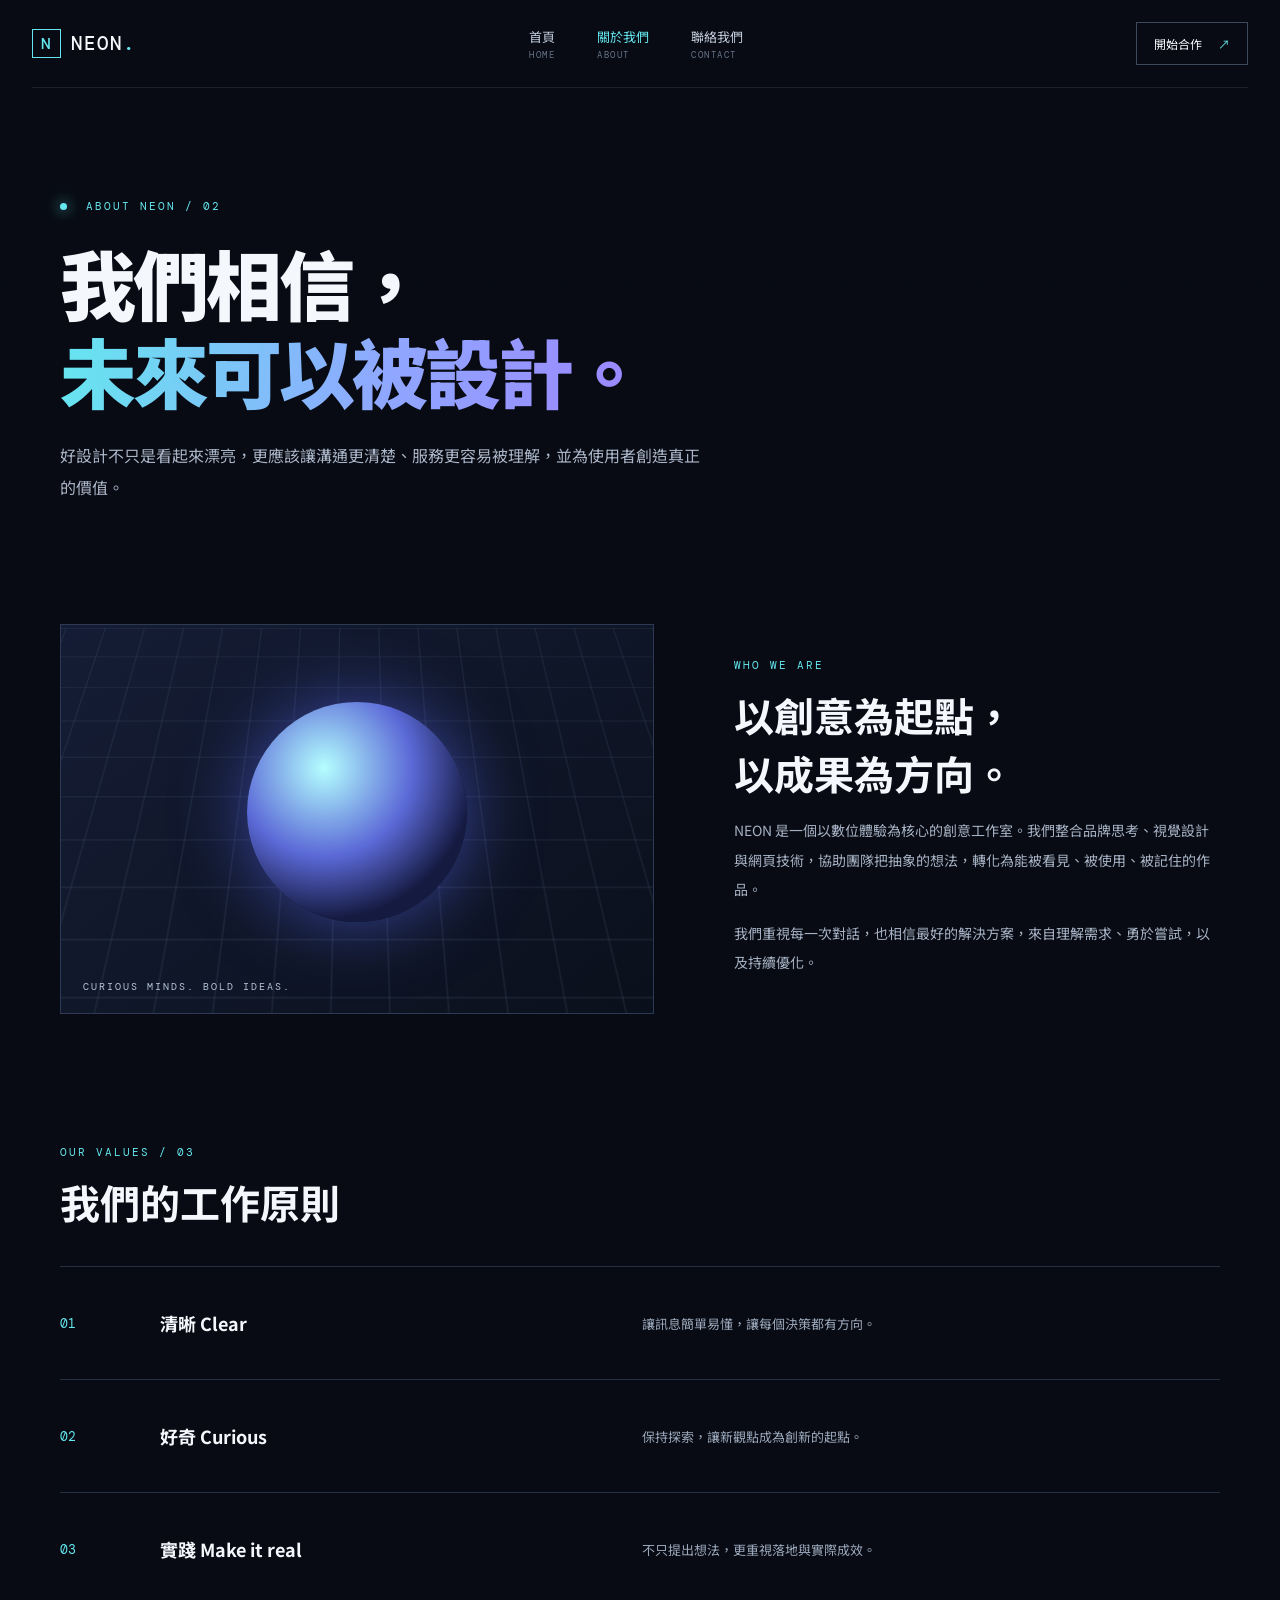
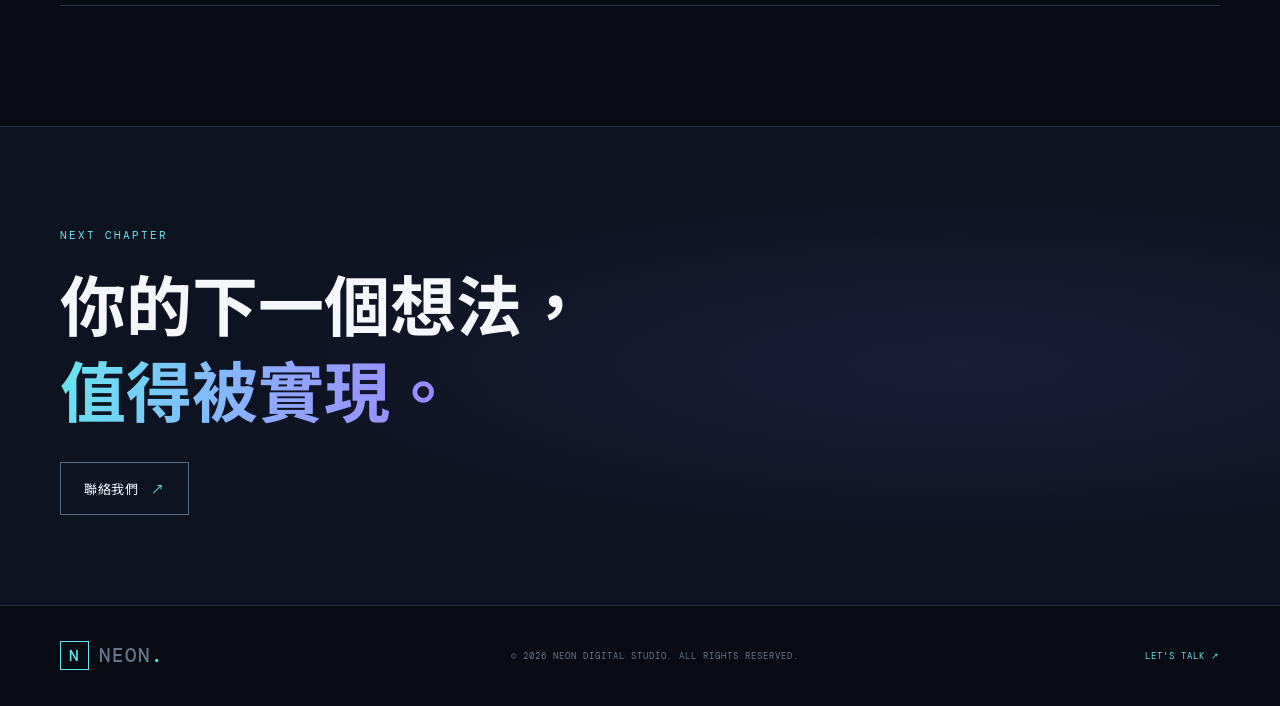
<file: about.html>
<!DOCTYPE html>
<html lang="zh-Hant"><head><meta charset="UTF-8"><meta name="viewport" content="width=device-width, initial-scale=1"><title>關於我們｜NEON</title><link href="https://fonts.googleapis.com/css2?family=DM+Mono:wght@400;500&family=Noto+Sans+TC:wght@400;500;700;900&display=swap" rel="stylesheet"><link rel="stylesheet" href="style.css"></head>
<body><header class="site-header"><a class="brand" href="index.html"><span class="brand-mark">N</span> NEON<span class="brand-dot">.</span></a><button class="menu-toggle" aria-label="開啟選單">☰</button><nav><a href="index.html">首頁 <small>HOME</small></a><a class="active" href="about.html">關於我們 <small>ABOUT</small></a><a href="contact.html">聯絡我們 <small>CONTACT</small></a></nav><a class="header-cta" href="contact.html">開始合作 <span>↗</span></a></header>
<main><section class="page-hero wrap"><p class="eyebrow"><i></i> ABOUT NEON / 02</p><h1>我們相信，<br><span class="gradient-text">未來可以被設計。</span></h1><p class="lead">好設計不只是看起來漂亮，更應該讓溝通更清楚、服務更容易被理解，並為使用者創造真正的價值。</p></section>
<section class="about-visual wrap"><div class="visual-panel"><div class="visual-grid"></div><div class="visual-orb"></div><span class="visual-caption">CURIOUS MINDS. BOLD IDEAS.</span></div><div class="about-copy"><p class="eyebrow">WHO WE ARE</p><h2>以創意為起點，<br>以成果為方向。</h2><p>NEON 是一個以數位體驗為核心的創意工作室。我們整合品牌思考、視覺設計與網頁技術，協助團隊把抽象的想法，轉化為能被看見、被使用、被記住的作品。</p><p>我們重視每一次對話，也相信最好的解決方案，來自理解需求、勇於嘗試，以及持續優化。</p></div></section>
<section class="values wrap"><p class="eyebrow">OUR VALUES / 03</p><h2>我們的工作原則</h2><div class="value-list"><div><b>01</b><h3>清晰 Clear</h3><p>讓訊息簡單易懂，讓每個決策都有方向。</p></div><div><b>02</b><h3>好奇 Curious</h3><p>保持探索，讓新觀點成為創新的起點。</p></div><div><b>03</b><h3>實踐 Make it real</h3><p>不只提出想法，更重視落地與實際成效。</p></div></div></section>
<section class="statement"><div class="wrap statement-inner"><p class="eyebrow">NEXT CHAPTER</p><h2>你的下一個想法，<br><span class="gradient-text">值得被實現。</span></h2><a class="button button-outline" href="contact.html">聯絡我們 <span>↗</span></a></div></section></main>
<footer class="footer wrap"><a class="brand" href="index.html"><span class="brand-mark">N</span> NEON<span class="brand-dot">.</span></a><span>© 2026 NEON DIGITAL STUDIO. ALL RIGHTS RESERVED.</span><a href="contact.html">LET'S TALK ↗</a></footer><script src="script.js"></script></body></html>
</file>
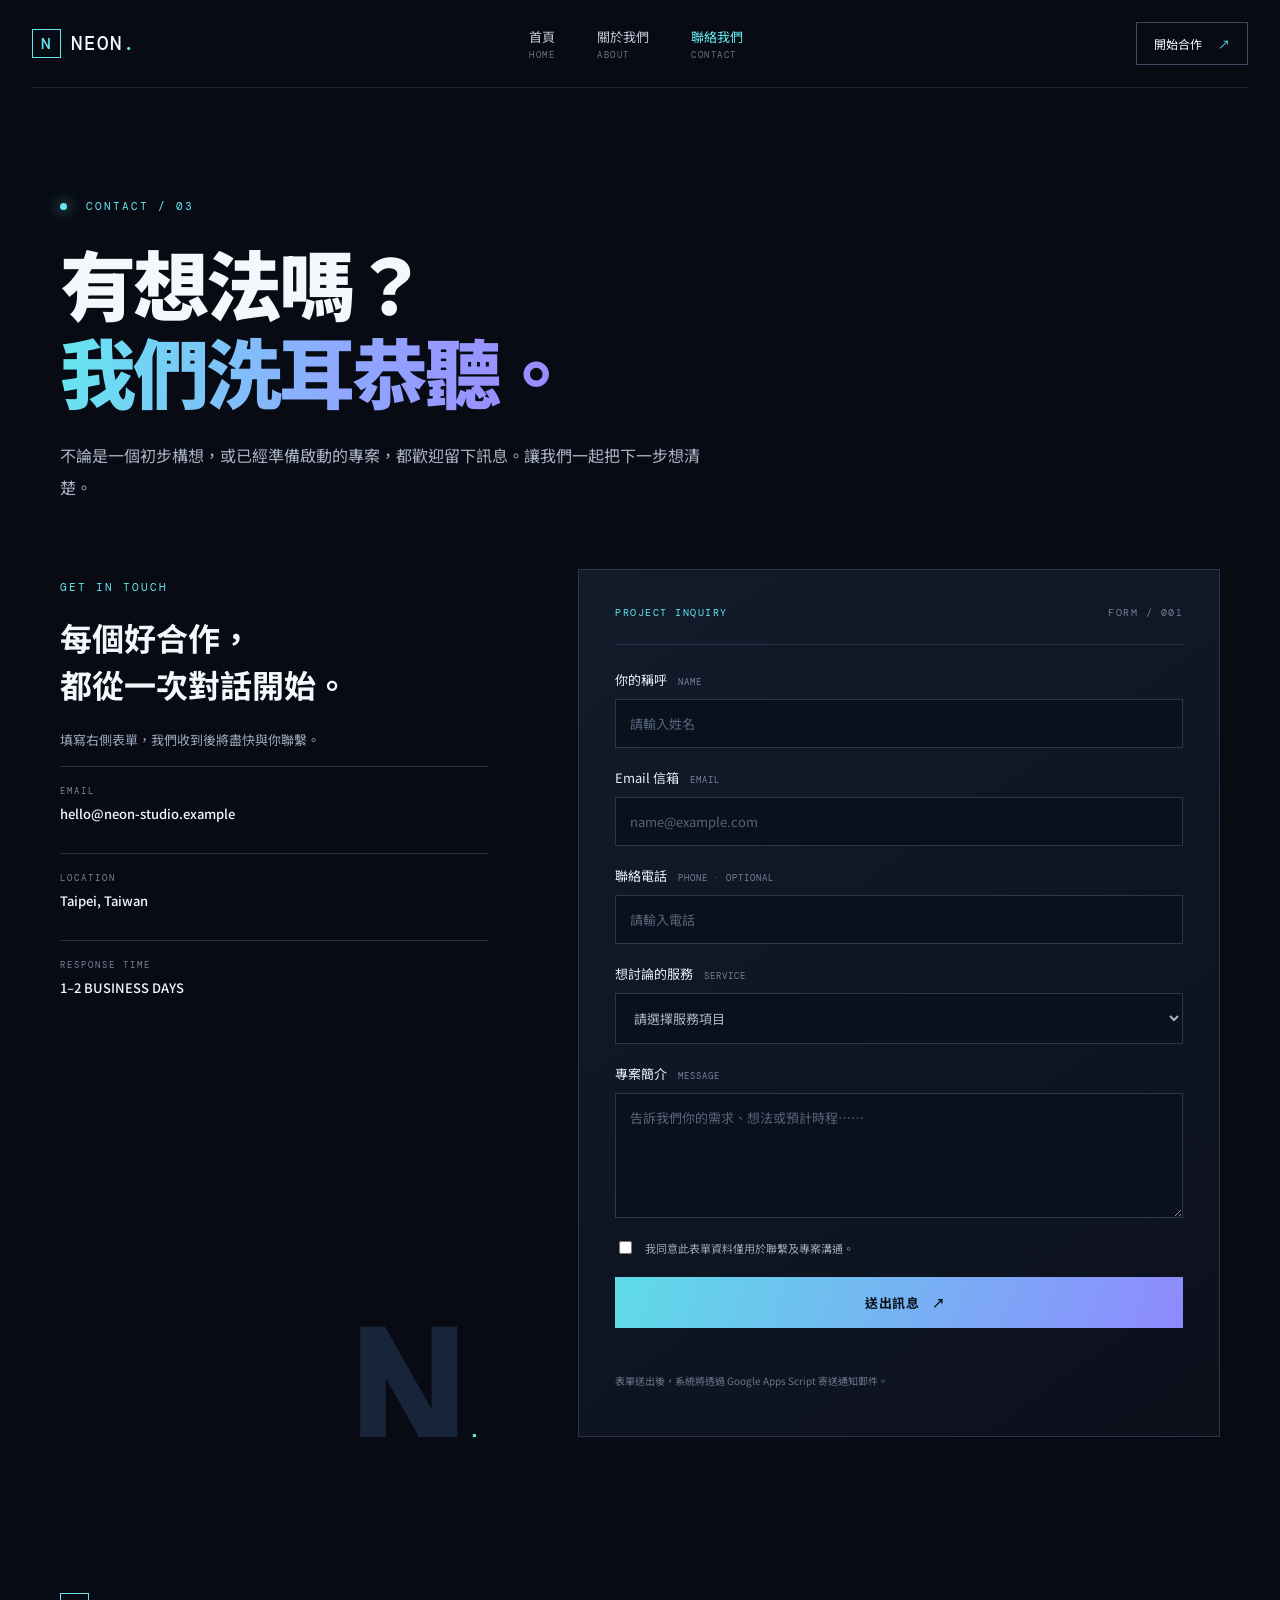
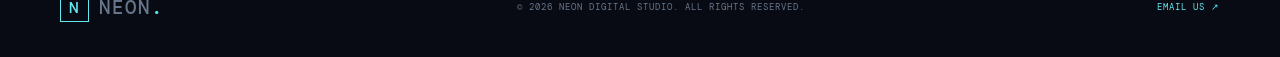
<file: contact.html>
<!DOCTYPE html>
<html lang="zh-Hant"><head><meta charset="UTF-8"><meta name="viewport" content="width=device-width, initial-scale=1"><title>聯絡我們｜NEON</title><meta name="description" content="與 NEON 聯絡，聊聊你的下一個數位想法。"><link href="https://fonts.googleapis.com/css2?family=DM+Mono:wght@400;500&family=Noto+Sans+TC:wght@400;500;700;900&display=swap" rel="stylesheet"><link rel="stylesheet" href="style.css"></head>
<body><header class="site-header"><a class="brand" href="index.html"><span class="brand-mark">N</span> NEON<span class="brand-dot">.</span></a><button class="menu-toggle" aria-label="開啟選單">☰</button><nav><a href="index.html">首頁 <small>HOME</small></a><a href="about.html">關於我們 <small>ABOUT</small></a><a class="active" href="contact.html">聯絡我們 <small>CONTACT</small></a></nav><a class="header-cta" href="contact.html">開始合作 <span>↗</span></a></header>
<main><section class="page-hero contact-hero wrap"><p class="eyebrow"><i></i> CONTACT / 03</p><h1>有想法嗎？<br><span class="gradient-text">我們洗耳恭聽。</span></h1><p class="lead">不論是一個初步構想，或已經準備啟動的專案，都歡迎留下訊息。讓我們一起把下一步想清楚。</p></section>
<section class="contact-layout wrap"><aside class="contact-info"><p class="eyebrow">GET IN TOUCH</p><h2>每個好合作，<br>都從一次對話開始。</h2><p>填寫右側表單，我們收到後將盡快與你聯繫。</p><div class="info-line"><span>EMAIL</span><b>hello@neon-studio.example</b></div><div class="info-line"><span>LOCATION</span><b>Taipei, Taiwan</b></div><div class="info-line"><span>RESPONSE TIME</span><b>1–2 BUSINESS DAYS</b></div><div class="contact-decoration">N<span>✳</span></div></aside>
<form class="contact-form" id="contactForm"><div class="form-top"><span>PROJECT INQUIRY</span><span>FORM / 001</span></div>
<label>你的稱呼 <em>NAME</em><input name="name" type="text" placeholder="請輸入姓名" required></label>
<label>Email 信箱 <em>EMAIL</em><input name="email" type="email" placeholder="name@example.com" required></label>
<label>聯絡電話 <em>PHONE · OPTIONAL</em><input name="phone" type="tel" placeholder="請輸入電話"></label>
<label>想討論的服務 <em>SERVICE</em><select name="service" required><option value="">請選擇服務項目</option><option>品牌策略與企劃</option><option>網站設計與建置</option><option>數位行銷與整合</option><option>其他合作提案</option></select></label>
<label>專案簡介 <em>MESSAGE</em><textarea name="message" rows="5" placeholder="告訴我們你的需求、想法或預計時程……" required></textarea></label>
<label class="consent"><input type="checkbox" name="consent" required><span>我同意此表單資料僅用於聯繫及專案溝通。</span></label>
<button class="button button-primary submit-button" type="submit"><span class="submit-label">送出訊息</span><span>↗</span></button><p class="form-status" id="formStatus" role="status"></p><p class="form-note">表單送出後，系統將透過 Google Apps Script 寄送通知郵件。</p></form></section></main>
<footer class="footer wrap"><a class="brand" href="index.html"><span class="brand-mark">N</span> NEON<span class="brand-dot">.</span></a><span>© 2026 NEON DIGITAL STUDIO. ALL RIGHTS RESERVED.</span><a href="mailto:hello@neon-studio.example">EMAIL US ↗</a></footer><script src="script.js"></script></body></html>
</file>
<file: style.css>
:root{--bg:#080b13;--panel:#101725;--line:#263044;--text:#f4f7fb;--muted:#9ba8bb;--cyan:#65e7ef;--violet:#9c85ff;--font:'Noto Sans TC',sans-serif}*{box-sizing:border-box}html{scroll-behavior:smooth}body{margin:0;background:var(--bg);color:var(--text);font-family:var(--font);overflow-x:hidden}body:before{content:"";position:fixed;inset:0;pointer-events:none;opacity:.16;background-image:linear-gradient(rgba(120,150,190,.08) 1px,transparent 1px),linear-gradient(90deg,rgba(120,150,190,.08) 1px,transparent 1px);background-size:70px 70px;mask-image:linear-gradient(to bottom,black,transparent 80%)}a{color:inherit;text-decoration:none}.wrap{width:min(1160px,calc(100% - 48px));margin:auto}.site-header{height:88px;display:flex;align-items:center;justify-content:space-between;width:min(1320px,calc(100% - 64px));margin:auto;border-bottom:1px solid rgba(255,255,255,.09);position:relative;z-index:5}.brand{font:500 19px 'DM Mono',monospace;letter-spacing:2px;display:flex;align-items:center;gap:10px}.brand-mark{width:29px;height:29px;border:1px solid var(--cyan);color:var(--cyan);display:grid;place-items:center;font-size:16px}.brand-dot{color:var(--cyan);margin-left:-10px}.site-header nav{display:flex;gap:42px}.site-header nav a{font-size:13px;color:#c0cada;transition:.2s}.site-header nav a:hover,.site-header nav a.active{color:var(--cyan)}.site-header nav small{display:block;font:9px 'DM Mono';letter-spacing:1.5px;color:#68758a;margin-top:3px}.header-cta{font-size:12px;border:1px solid #3c4a60;padding:12px 17px}.header-cta span,.button span{color:var(--cyan);margin-left:13px}.menu-toggle{display:none;background:none;color:white;border:0;font-size:23px}.hero{min-height:650px;display:grid;grid-template-columns:1fr 1fr;align-items:center;gap:45px;padding-top:30px;padding-bottom:70px}.eyebrow{font:11px 'DM Mono',monospace;letter-spacing:2px;color:var(--cyan)}.eyebrow i{display:inline-block;width:7px;height:7px;border-radius:50%;background:var(--cyan);box-shadow:0 0 14px var(--cyan);margin-right:10px}.hero h1,.page-hero h1{font-size:clamp(52px,7vw,88px);line-height:1.16;letter-spacing:-3px;margin:30px 0 24px;font-weight:900}.gradient-text{background:linear-gradient(100deg,var(--cyan),#8fa8ff 55%,var(--violet));-webkit-background-clip:text;background-clip:text;color:transparent}.hero-desc,.lead{font-size:16px;line-height:2;color:#aab5c7;max-width:490px}.hero-actions{display:flex;align-items:center;gap:30px;margin-top:35px}.button{display:inline-flex;align-items:center;justify-content:center;padding:16px 23px;font-size:13px;letter-spacing:.5px;border:1px solid transparent;cursor:pointer;font-family:var(--font);transition:.25s}.button-primary{background:linear-gradient(110deg,#5edce7,#8e8aff);color:#071018;font-weight:700}.button-primary span{color:#071018}.button-primary:hover{transform:translateY(-3px);box-shadow:0 10px 35px #5edce733}.text-link{font-size:13px;color:#c5cede}.text-link span{color:var(--cyan);margin-left:8px}.hero-meta{display:flex;gap:25px;margin-top:75px;color:#66748b;font:9px 'DM Mono';letter-spacing:1px}.hero-meta b{color:#c4d0df;margin-right:5px}.hero-art{height:480px;position:relative;display:grid;place-items:center;isolation:isolate}.hero-art:before{content:"";position:absolute;width:330px;height:330px;border-radius:50%;background:#6255ff2b;filter:blur(85px);z-index:-1}.orbit{position:absolute;border:1px solid #6d83a54d;border-radius:50%;transform:rotate(-28deg)}.orbit-one{width:420px;height:170px}.orbit-two{width:370px;height:280px;transform:rotate(55deg)}.orbit-three{width:300px;height:300px;border-color:#63e5e94d}.core{width:190px;height:190px;border-radius:50%;display:grid;place-items:center;background:radial-gradient(circle at 35% 30%,#a6faff,#5365d9 35%,#171b43 70%);box-shadow:0 0 55px #6e7aff88,inset -20px -25px 40px #090d24}.core span{font:900 82px 'DM Mono';color:#e7ffff;text-shadow:0 0 25px #fff}.art-label{position:absolute;font:10px 'DM Mono';letter-spacing:2px;color:#9ba9c0}.label-top{top:55px;right:12px}.label-bottom{bottom:48px;left:5px}.label-bottom span{color:var(--cyan);font-size:20px;margin-left:8px}.crosshair{position:absolute;right:40px;bottom:105px;color:var(--cyan)}.ticker{border-top:1px solid var(--line);border-bottom:1px solid var(--line);overflow:hidden;white-space:nowrap;padding:20px 0;color:#8492a8;font:11px 'DM Mono';letter-spacing:3px}.ticker div{word-spacing:18px}.ticker b{color:var(--cyan);margin:0 20px}.section{padding-top:130px;padding-bottom:130px}.section-heading{display:grid;grid-template-columns:1fr 1fr;align-items:end;margin-bottom:55px}.section-heading .eyebrow{grid-column:1/-1}.section-heading h2,.about-copy h2,.contact-info h2,.values h2{font-size:40px;line-height:1.45;margin:14px 0 0}.muted{color:#66748b}.section-heading>p:last-child{color:var(--muted);line-height:2;max-width:400px;justify-self:end}.service-grid{display:grid;grid-template-columns:repeat(3,1fr);gap:16px}.service-card{background:linear-gradient(145deg,#121b2a,#0c111c);border:1px solid #263247;padding:28px;min-height:275px;position:relative;transition:.25s}.service-card:hover{border-color:#65e7ef88;transform:translateY(-5px)}.card-no{font:10px 'DM Mono';letter-spacing:1px;color:#77869b}.service-icon{font-size:35px;color:var(--cyan);margin-top:28px}.service-card h3{font-size:21px;margin:14px 0 8px}.service-card p{color:#9ba8bb;font-size:13px;line-height:1.9}.service-card a{display:inline-block;color:var(--cyan);font-size:11px;margin-top:14px}.statement{background:radial-gradient(ellipse at 75% 50%,#37316b55,transparent 55%),#0d1320;border-top:1px solid #263044;border-bottom:1px solid #263044;padding:90px 0}.statement-inner{position:relative}.statement h2{font-size:clamp(40px,6vw,66px);line-height:1.3;margin:18px 0 30px}.button-outline{border-color:#5c6b81;color:#eef4ff}.button-outline:hover{border-color:var(--cyan)}.footer{min-height:100px;display:flex;align-items:center;justify-content:space-between;color:#68768b;font:9px 'DM Mono';letter-spacing:1px}.footer>a:last-child{color:var(--cyan)}.page-hero{padding-top:100px;padding-bottom:75px}.page-hero h1{font-size:clamp(48px,6vw,76px);margin:25px 0}.page-hero .lead{max-width:650px}.about-visual{display:grid;grid-template-columns:1.1fr .9fr;gap:80px;align-items:center;padding:30px 0 120px}.visual-panel{height:390px;position:relative;overflow:hidden;background:linear-gradient(140deg,#151d36,#0a101b);border:1px solid #2c3a54}.visual-grid{position:absolute;inset:0;background-image:linear-gradient(#6d85a522 1px,transparent 1px),linear-gradient(90deg,#6d85a522 1px,transparent 1px);background-size:35px 35px;transform:perspective(500px) rotateX(28deg) scale(1.4)}.visual-orb{position:absolute;width:220px;height:220px;left:50%;top:48%;transform:translate(-50%,-50%);border-radius:50%;background:radial-gradient(circle at 35% 30%,#b4ffff,#5b69d7 42%,#151a40 72%);box-shadow:0 0 70px #5d6dff88}.visual-caption{position:absolute;bottom:20px;left:22px;font:10px 'DM Mono';letter-spacing:2px;color:#b6c5d8}.about-copy p:not(.eyebrow){font-size:14px;line-height:2.1;color:#a6b2c4}.values{padding-bottom:120px}.values h2{margin-bottom:35px}.value-list{border-top:1px solid var(--line)}.value-list>div{display:grid;grid-template-columns:100px 1fr 1.2fr;align-items:center;padding:25px 0;border-bottom:1px solid var(--line)}.value-list b{font:13px 'DM Mono';color:var(--cyan)}.value-list h3{font-size:18px}.value-list p{font-size:13px;color:var(--muted)}.contact-hero{padding-bottom:50px}.contact-layout{display:grid;grid-template-columns:.8fr 1.2fr;gap:90px;padding-bottom:120px}.contact-info{position:relative;overflow:hidden}.contact-info h2{font-size:32px;margin:20px 0}.contact-info>p:not(.eyebrow){font-size:13px;color:var(--muted);line-height:2}.info-line{border-top:1px solid var(--line);padding:18px 0;display:flex;flex-direction:column;gap:7px;margin-top:12px}.info-line span{font:9px 'DM Mono';letter-spacing:2px;color:#77869b}.info-line b{font-size:13px;font-weight:500}.contact-decoration{font:900 180px 'DM Mono';color:#17243a;position:absolute;bottom:-80px;right:0;z-index:-1}.contact-decoration span{font-size:35px;color:#5ee5ed}.contact-form{background:linear-gradient(145deg,#121b2a,#0c111c);border:1px solid #29364b;padding:36px}.form-top{display:flex;justify-content:space-between;color:var(--cyan);font:10px 'DM Mono';letter-spacing:1.5px;padding-bottom:25px;border-bottom:1px solid var(--line);margin-bottom:25px}.form-top span:last-child{color:#718098}.contact-form label{display:block;font-size:13px;margin:20px 0;color:#e7edf7}.contact-form label em{font:9px 'DM Mono';font-style:normal;letter-spacing:1px;color:#74839a;margin-left:8px}.contact-form input:not([type=checkbox]),.contact-form select,.contact-form textarea{display:block;width:100%;margin-top:10px;background:#0a111d;border:1px solid #2a374c;padding:14px;color:#f4f7fb;font:13px var(--font);outline:none;border-radius:0}.contact-form input:focus,.contact-form select:focus,.contact-form textarea:focus{border-color:var(--cyan)}.contact-form input::placeholder,.contact-form textarea::placeholder{color:#56647a}.contact-form select{color:#aab5c7}.contact-form textarea{resize:vertical}.contact-form .consent{display:flex;align-items:center;gap:10px;color:#9ba8bb;font-size:11px}.consent input{accent-color:var(--cyan)}.submit-button{width:100%;border:0}.form-status{font-size:12px;line-height:1.8;color:var(--cyan);min-height:20px}.form-note{font-size:10px;color:#69778d;line-height:1.8}@media(max-width:800px){.site-header{width:calc(100% - 36px);height:72px}.menu-toggle{display:block}.site-header nav{display:none;position:absolute;top:72px;left:0;right:0;background:#101725;padding:20px;flex-direction:column;gap:20px;border:1px solid var(--line)}.site-header nav.open{display:flex}.header-cta{display:none}.hero{grid-template-columns:1fr;padding-top:75px;gap:10px}.hero-art{height:360px;grid-row:1}.hero-copy{grid-row:2}.hero h1{font-size:58px}.hero-meta{margin-top:45px;gap:14px}.section-heading{display:block}.section-heading>p:last-child{margin-top:20px}.service-grid{grid-template-columns:1fr}.about-visual,.contact-layout{grid-template-columns:1fr;gap:45px}.about-visual{padding-bottom:80px}.visual-panel{height:300px}.contact-layout{padding-bottom:80px}.value-list>div{grid-template-columns:45px 1fr}.value-list p{grid-column:2;margin-top:0}.footer{padding:25px 0;gap:15px;flex-wrap:wrap}.footer>span{order:3;width:100%}.page-hero{padding-top:70px}.contact-form{padding:24px}.section{padding-top:85px;padding-bottom:85px}}
</file>
